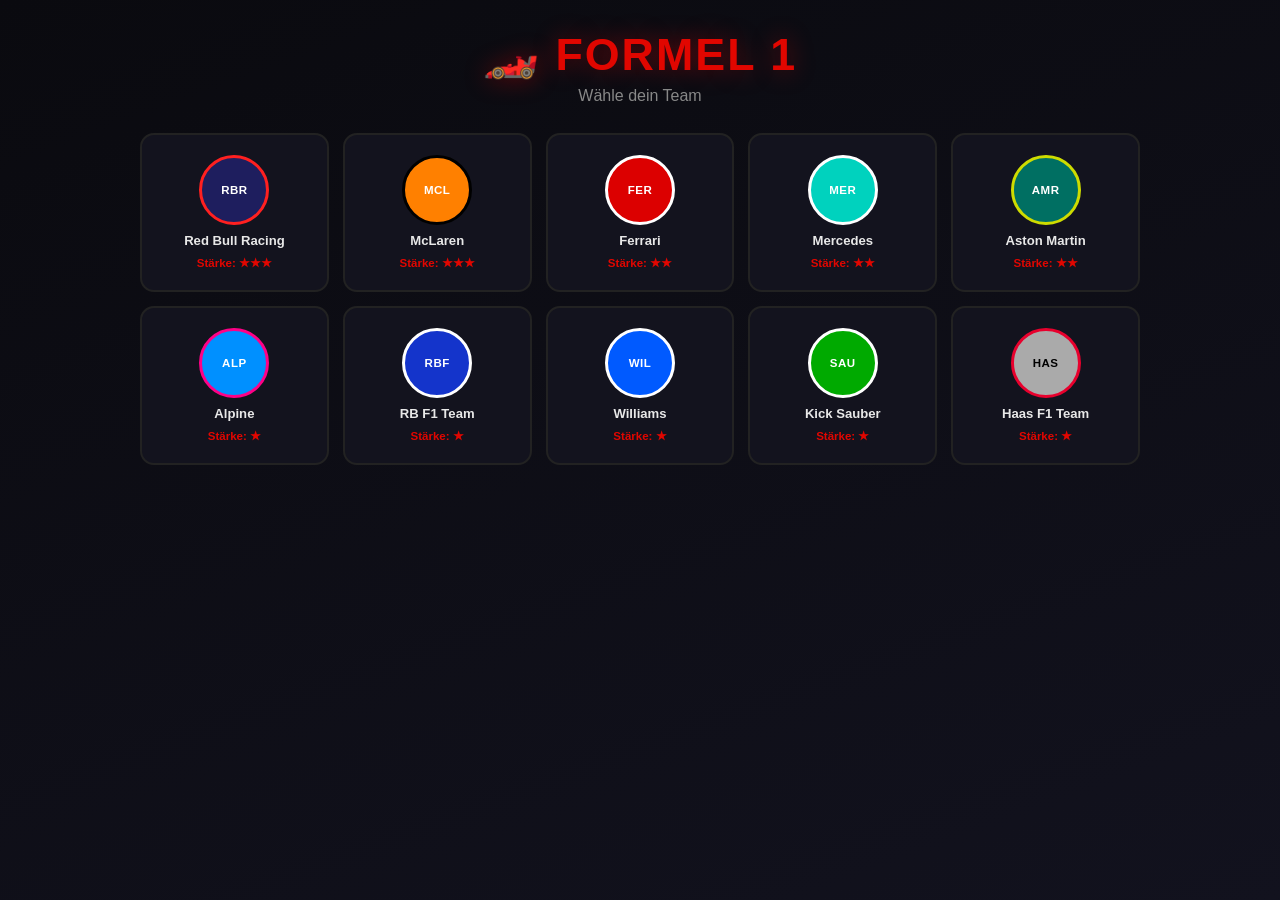
<file: index.html>
<!DOCTYPE html>
<html lang="de">
<head>
  <meta charset="UTF-8">
  <meta name="viewport" content="width=device-width, initial-scale=1.0">
  <title>🏎️ F1 Rennspiel</title>
  <link rel="stylesheet" href="style.css">
</head>
<body>

  <!-- TEAM SELECT -->
  <div id="screen-team">
    <div class="screen-header">
      <h1>🏎️ FORMEL 1</h1>
      <p>Wähle dein Team</p>
    </div>
    <div id="team-grid"></div>
  </div>

  <!-- DRIVER SELECT -->
  <div id="screen-driver" class="hidden">
    <div class="screen-header">
      <h1 id="driver-team-title">Team</h1>
      <p>Wähle deinen Fahrer</p>
    </div>
    <div id="driver-cards"></div>
    <button class="btn-back" onclick="showTeamSelect()">← Zurück</button>
  </div>

  <!-- RACE -->
  <div id="screen-race" class="hidden">
    <div id="race-hud">
      <div class="hud-left">
        <div class="hud-pos" id="hud-pos">P1</div>
        <div class="hud-lap" id="hud-lap">Runde 1 / 5</div>
      </div>
      <div class="hud-center">
        <div class="hud-track" id="hud-track">–</div>
        <div class="hud-timer" id="hud-timer">0:00.000</div>
      </div>
      <div class="hud-right">
        <div class="hud-speed" id="hud-speed">0 km/h</div>
        <div class="hud-driver" id="hud-driver">–</div>
      </div>
    </div>
    <div id="canvas-wrap">
      <canvas id="game-canvas"></canvas>
      <div id="countdown" class="hidden"></div>
      <div id="msg-banner" class="hidden"></div>
    </div>
    <div id="race-controls">
      <span><kbd>W</kbd>/<kbd>↑</kbd> Gas</span>
      <span><kbd>S</kbd>/<kbd>↓</kbd> Bremse</span>
      <span><kbd>A</kbd>/<kbd>←</kbd> Links</span>
      <span><kbd>D</kbd>/<kbd>→</kbd> Rechts</span>
    </div>
  </div>

  <!-- RESULT -->
  <div id="screen-result" class="overlay-screen hidden">
    <div class="overlay-box">
      <h2 id="result-title">Ergebnis</h2>
      <div id="result-list"></div>
      <div class="overlay-buttons">
        <button id="btn-next" class="btn-primary hidden">Nächstes Rennen →</button>
        <button id="btn-retry" class="btn-warn hidden">🔄 Nochmal versuchen</button>
        <button onclick="location.reload()" class="btn-secondary">🏠 Menü</button>
      </div>
    </div>
  </div>

  <!-- PODIUM / TROPHY -->
  <div id="screen-podium" class="overlay-screen hidden">
    <canvas id="podium-canvas"></canvas>
    <div id="podium-info">
      <div id="podium-pos"></div>
      <div id="podium-name"></div>
      <button id="btn-podium-next" class="btn-primary">Weiter →</button>
    </div>
  </div>

  <!-- CHAMPION -->
  <div id="screen-champion" class="overlay-screen hidden">
    <div class="champ-box">
      <div class="champ-trophy">🏆</div>
      <h1 class="champ-title">WELTMEISTER!</h1>
      <div class="champ-driver" id="champ-driver-name"></div>
      <div class="champ-sub">Alle 3 Rennen gewonnen</div>
      <button onclick="location.reload()" class="btn-primary" style="margin-top:24px">🏠 Hauptmenü</button>
    </div>
  </div>

  <script src="drivers.js"></script>
  <script src="tracks.js"></script>
  <script src="game.js"></script>
</body>
</html>
</file>
<file: style.css>
*{margin:0;padding:0;box-sizing:border-box}
body{font-family:'Segoe UI',sans-serif;background:#0a0a0f;color:#fff;min-height:100vh;overflow-x:hidden}
.hidden{display:none!important}

/* ── SCREENS ── */
#screen-team,#screen-driver{min-height:100vh;display:flex;flex-direction:column;align-items:center;padding:28px 16px;background:linear-gradient(160deg,#0a0a0f,#12121e)}
.screen-header{text-align:center;margin-bottom:28px}
.screen-header h1{font-size:2.8em;font-weight:900;color:#e10600;text-shadow:0 0 24px rgba(225,6,0,.45);letter-spacing:2px}
.screen-header p{color:#888;font-size:1em;margin-top:6px}

/* ── TEAM GRID ── */
#team-grid{display:grid;grid-template-columns:repeat(auto-fill,minmax(170px,1fr));gap:14px;max-width:1000px;width:100%}
.team-card{background:#13131e;border:2px solid #222;border-radius:14px;padding:20px 14px;cursor:pointer;transition:all .2s;display:flex;flex-direction:column;align-items:center;gap:8px}
.team-card:hover{transform:translateY(-4px);border-color:#e10600;box-shadow:0 8px 24px rgba(225,6,0,.2)}
.team-logo{width:70px;height:70px;border-radius:50%;display:flex;align-items:center;justify-content:center;font-size:.72em;font-weight:900;letter-spacing:.5px}
.team-card .t-name{font-size:.82em;font-weight:700;text-align:center;color:#e8e8e8}
.team-card .t-speed{font-size:.72em;color:#e10600;font-weight:600}

/* ── DRIVER CARDS ── */
#driver-cards{display:flex;gap:20px;flex-wrap:wrap;justify-content:center;margin-bottom:24px}
.driver-card{background:#13131e;border:2px solid #222;border-radius:16px;padding:28px 28px 22px;cursor:pointer;transition:all .2s;text-align:center;min-width:200px}
.driver-card:hover{transform:translateY(-5px);border-color:#e10600;box-shadow:0 8px 28px rgba(225,6,0,.25)}
.driver-num{font-size:3.5em;font-weight:900;margin-bottom:6px}
.driver-name{font-size:1em;font-weight:700;color:#e8e8e8}
.driver-team-sub{font-size:.75em;color:#666;margin-top:4px}
.btn-back{background:#222;color:#ccc;border:1px solid #333;padding:10px 22px;border-radius:8px;cursor:pointer;font-size:.9em;transition:all .2s}
.btn-back:hover{background:#333}

/* ── RACE SCREEN ── */
#screen-race{display:flex;flex-direction:column;align-items:center;min-height:100vh;background:#0a0a0f;padding:8px}
#race-hud{display:flex;justify-content:space-between;align-items:center;width:920px;max-width:100%;background:#13131e;border:1px solid #222;border-radius:12px;padding:10px 18px;margin-bottom:8px}
.hud-left,.hud-right,.hud-center{display:flex;flex-direction:column;gap:2px}
.hud-center{align-items:center}
.hud-right{align-items:flex-end}
.hud-pos{font-size:2.2em;font-weight:900;color:#e10600;line-height:1}
.hud-lap{font-size:.75em;color:#888}
.hud-track{font-size:.78em;color:#888;text-align:center}
.hud-timer{font-size:1.6em;font-weight:700;font-variant-numeric:tabular-nums;color:#fff}
.hud-speed{font-size:1.1em;font-weight:700;color:#e10600;text-align:right}
.hud-driver{font-size:.75em;color:#888;text-align:right}

#canvas-wrap{position:relative;line-height:0}
#game-canvas{display:block;border-radius:10px;border:2px solid #222}

#countdown{position:absolute;top:50%;left:50%;transform:translate(-50%,-55%);font-size:6em;font-weight:900;color:#e10600;text-shadow:0 0 40px rgba(225,6,0,.7);animation:pulse .5s ease-in-out}
@keyframes pulse{0%{transform:translate(-50%,-55%) scale(.4);opacity:0}100%{transform:translate(-50%,-55%) scale(1);opacity:1}}
#msg-banner{position:absolute;top:40%;left:50%;transform:translate(-50%,-50%);font-size:3em;font-weight:900;padding:16px 40px;border-radius:14px;text-align:center;white-space:nowrap;background:rgba(0,0,0,.85);border:2px solid #e10600;color:#fff;animation:pulse .4s ease-out}

#race-controls{display:flex;gap:20px;margin-top:8px;font-size:.78em;color:#555;flex-wrap:wrap;justify-content:center}
#race-controls span{display:flex;align-items:center;gap:4px}
kbd{background:#1a1a24;border:1px solid #333;border-radius:4px;padding:1px 6px;color:#aaa;font-size:.85em}

/* ── OVERLAYS ── */
.overlay-screen{position:fixed;inset:0;background:rgba(0,0,0,.88);display:flex;align-items:center;justify-content:center;z-index:100;backdrop-filter:blur(6px)}
.overlay-box{background:#13131e;border:2px solid #333;border-radius:20px;padding:44px 56px;text-align:center;display:flex;flex-direction:column;gap:18px;min-width:340px;max-width:520px}
.overlay-box h2{font-size:2em;font-weight:900}
#result-list{display:flex;flex-direction:column;gap:8px;text-align:left}
.result-row{display:flex;align-items:center;gap:12px;padding:8px 12px;border-radius:8px;background:#1a1a24;font-size:.9em}
.result-row.player-row{border:1px solid #e10600;background:#200000}
.result-pos{font-size:1.2em;font-weight:900;min-width:32px}
.result-car{width:24px;height:12px;border-radius:3px;flex-shrink:0}
.result-name{flex:1}
.result-time{color:#888;font-variant-numeric:tabular-nums;font-size:.85em}
.overlay-buttons{display:flex;gap:10px;flex-wrap:wrap;justify-content:center}
.btn-primary{background:linear-gradient(135deg,#e10600,#b80000);color:#fff;border:none;padding:12px 28px;border-radius:10px;font-size:1em;font-weight:700;cursor:pointer;transition:all .2s}
.btn-primary:hover{transform:scale(1.04);box-shadow:0 4px 16px rgba(225,6,0,.4)}
.btn-warn{background:linear-gradient(135deg,#ff8c00,#cc6600);color:#fff;border:none;padding:12px 28px;border-radius:10px;font-size:1em;font-weight:700;cursor:pointer;transition:all .2s}
.btn-warn:hover{transform:scale(1.04)}
.btn-secondary{background:#222;color:#ccc;border:1px solid #333;padding:12px 24px;border-radius:10px;font-size:.95em;cursor:pointer;transition:all .2s}
.btn-secondary:hover{background:#333}

/* ── PODIUM ── */
#screen-podium{flex-direction:column;gap:0}
#podium-canvas{border-radius:16px}
#podium-info{text-align:center;margin-top:20px}
#podium-pos{font-size:3.5em;font-weight:900;color:#FFD700;line-height:1}
#podium-name{font-size:1.4em;color:#e8e8e8;margin:8px 0 20px}

/* ── CHAMPION ── */
.champ-box{text-align:center;display:flex;flex-direction:column;align-items:center;gap:12px}
.champ-trophy{font-size:7em;animation:float 2s ease-in-out infinite}
@keyframes float{0%,100%{transform:translateY(0)}50%{transform:translateY(-16px)}}
.champ-title{font-size:3.5em;font-weight:900;color:#FFD700;text-shadow:0 0 40px rgba(255,215,0,.6)}
.champ-driver{font-size:1.5em;font-weight:700;color:#e8e8e8}
.champ-sub{font-size:.9em;color:#888}
</file>
